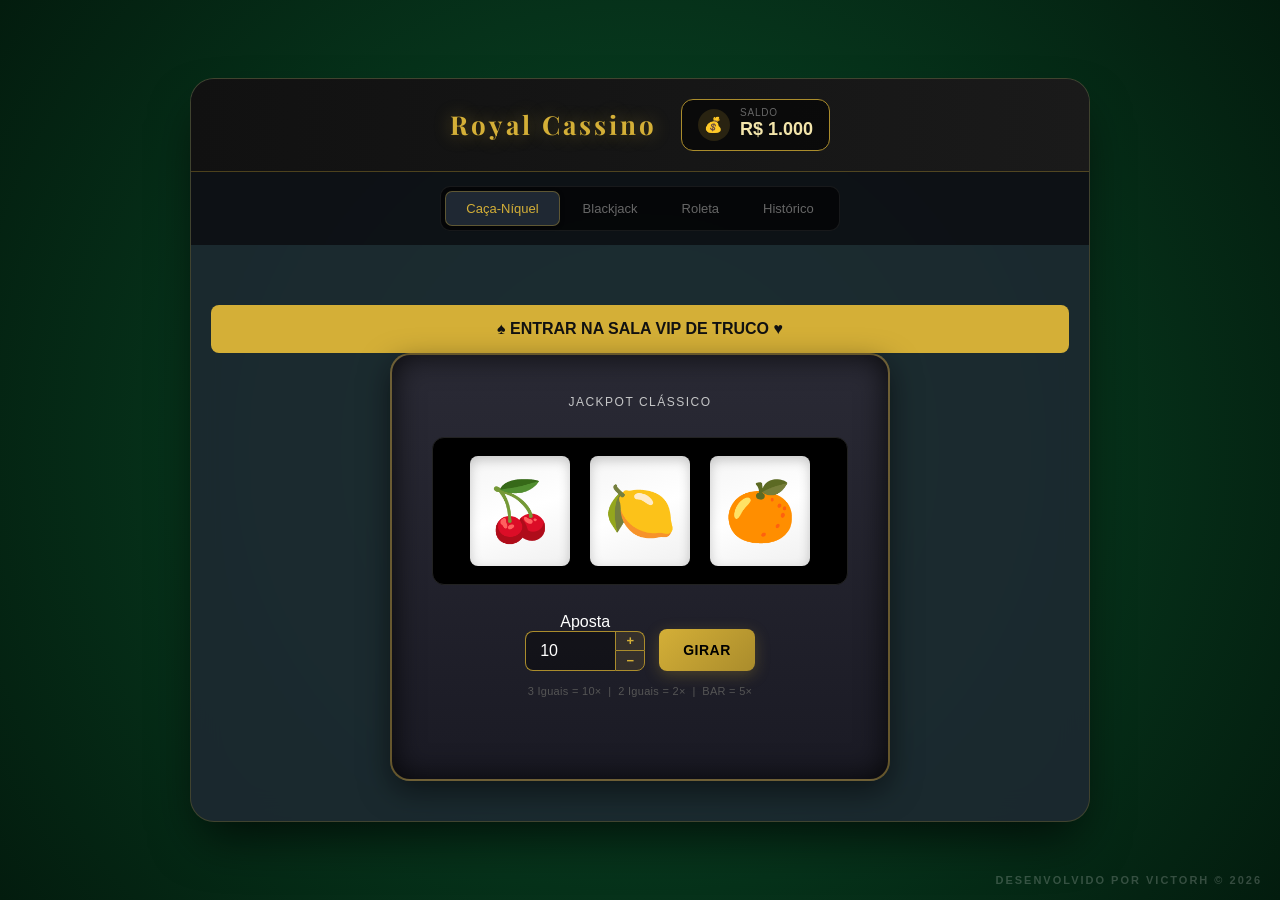
<file: index.html>
<!DOCTYPE html>
<html lang="pt-BR">
<head>
<meta charset="UTF-8">
<meta name="viewport" content="width=device-width, initial-scale=1.0">
<title>Royal Cassino Premium</title>
<link href="https://fonts.googleapis.com/css2?family=Playfair+Display:wght@600;700&family=Poppins:wght@300;400;500;600;700&display=swap" rel="stylesheet">
<link rel="icon" type="image/svg+xml" href="favicon.svg?v=1">
<style>
  :root {
    --gold-primary:   #d4af37;
    --gold-secondary: #f3e5ab;
    --gold-dark:      #aa8c2c;
    --bg-dark:        #0b0c10;
    --bg-panel:       #1f2833;
    --bg-glass:       rgba(31, 40, 51, 0.85);
    --text-main:      #c5c6c7;
    --text-light:     #ffffff;
    --color-danger:   #e74c3c;
    --color-success:  #2ecc71;
    --felt-green:     #0a4f2a;
    --radius-card:    24px;
    --shadow-panel:   0 25px 50px -12px rgba(0,0,0,0.7);
    --transition-ui:  0.25s ease;
  }

  *, *::before, *::after { box-sizing: border-box; margin: 0; padding: 0; }

  body {
    font-family: 'Poppins', sans-serif;
    background-color: var(--bg-dark);
    background-image: radial-gradient(circle at 50% 0%, #1f2833 0%, #0b0c10 70%);
    color: var(--text-main);
    min-height: 100dvh;
    display: flex;
    justify-content: center;
    align-items: flex-start;
    padding: 20px;
  }

  #casino {
    width: 100%;
    max-width: 900px;
    background: var(--bg-glass);
    backdrop-filter: blur(15px);
    -webkit-backdrop-filter: blur(15px);
    border: 1px solid rgba(212, 175, 55, 0.2);
    border-radius: var(--radius-card);
    overflow: hidden;
    box-shadow: var(--shadow-panel);
  }

  /* ── HEADER ── */
  #header {
    background: linear-gradient(90deg, #111 0%, #1a1a1a 100%);
    border-bottom: 1px solid rgba(212, 175, 55, 0.3);
    padding: 20px 30px;
    display: flex;
    align-items: center;
    justify-content: center;
    gap: 24px;
  }

  /* MELHORIA 6: Playfair Display no título */
  #header h1 {
    font-family: 'Playfair Display', serif;
    color: var(--gold-primary);
    font-size: 26px;
    font-weight: 700;
    letter-spacing: 3px;
    text-shadow: 0 0 18px rgba(212, 175, 55, 0.4);
  }

  /* MELHORIA 3: Saldo com ícone */
  #balance-bar {
    background: rgba(0,0,0,0.55);
    padding: 8px 16px;
    border-radius: 12px;
    border: 1px solid var(--gold-dark);
    display: flex;
    align-items: center;
    gap: 10px;
  }

  #balance-icon {
    width: 32px; height: 32px;
    background: rgba(212, 175, 55, 0.15);
    border-radius: 50%;
    display: flex; align-items: center; justify-content: center;
    font-size: 15px;
    flex-shrink: 0;
  }

  #balance-info { display: flex; flex-direction: column; }
  #balance-label { color: #666; font-size: 10px; text-transform: uppercase; letter-spacing: 0.8px; line-height: 1; }
  #balance-display { font-size: 18px; font-weight: 700; color: var(--gold-secondary); line-height: 1.3; }

  /* MELHORIA 1: Navegação pill-style */
  #nav {
    display: flex;
    justify-content: center;
    padding: 14px 20px;
    background: rgba(11, 12, 16, 0.8);
  }

  #nav-pills {
    display: flex;
    background: rgba(0,0,0,0.6);
    border: 0.5px solid rgba(255,255,255,0.08);
    border-radius: 10px;
    padding: 4px;
    gap: 2px;
  }

  .nav-btn {
    background: transparent;
    border: 0.5px solid transparent;
    color: #666;
    padding: 9px 20px;
    border-radius: 7px;
    font-size: 13px;
    font-weight: 500;
    font-family: inherit;
    cursor: pointer;
    transition: background var(--transition-ui), border-color var(--transition-ui), color var(--transition-ui);
    white-space: nowrap;
  }

  .nav-btn.active {
    background: #1f2833;
    border-color: rgba(212, 175, 55, 0.35);
    color: var(--gold-primary);
    box-shadow: 0 1px 4px rgba(0,0,0,0.4);
  }

  .nav-btn:hover:not(.active) { color: var(--text-main); background: rgba(255,255,255,0.04); }

  /* ── GAME AREA ── */
  #game-area { padding: 40px 20px; min-height: 500px; }

  .game-panel { display: none; animation: fadeIn 0.4s ease; }
  .game-panel.active { display: block; }

  @keyframes fadeIn {
    from { opacity: 0; transform: translateY(10px); }
    to   { opacity: 1; transform: translateY(0); }
  }

  /* ── INPUTS GLOBAIS ── */
  input[type="number"] {
    background: rgba(0,0,0,0.4);
    border: 1px solid var(--gold-dark);
    border-right: none;
    color: var(--text-light);
    padding: 10px 14px;
    border-radius: 8px 0 0 8px;
    font-size: 16px;
    font-family: inherit;
    width: 90px;
    outline: none;
    transition: border-color var(--transition-ui);
    -webkit-appearance: none;
    appearance: none;
  }
  input[type="number"]:focus { border-color: var(--gold-primary); }

  /* MELHORIA 5: Steppers de aposta */
  .bet-input-group {
    display: flex;
    align-items: stretch;
  }

  .bet-input-group label {
    display: block;
    font-size: 10px;
    color: #666;
    text-transform: uppercase;
    letter-spacing: 0.8px;
    margin-bottom: 4px;
  }

  .bet-input-wrapper { display: flex; flex-direction: column; }

  .steppers {
    display: flex;
    flex-direction: column;
  }

  .stepper-btn {
    background: rgba(212, 175, 55, 0.12);
    border: 1px solid var(--gold-dark);
    color: var(--gold-primary);
    font-size: 13px;
    font-weight: 700;
    width: 30px;
    cursor: pointer;
    transition: background var(--transition-ui);
    line-height: 1;
    flex: 1;
    display: flex; align-items: center; justify-content: center;
    font-family: inherit;
  }
  .stepper-btn:first-child { border-radius: 0 8px 0 0; border-bottom: none; }
  .stepper-btn:last-child  { border-radius: 0 0 8px 0; }
  .stepper-btn:hover { background: rgba(212, 175, 55, 0.25); }

  /* ── BOTÕES ── */
  .btn-primary {
    background: linear-gradient(135deg, var(--gold-primary), var(--gold-dark));
    color: #000;
    border: none;
    padding: 10px 24px;
    border-radius: 8px;
    font-size: 14px;
    font-weight: 700;
    font-family: inherit;
    text-transform: uppercase;
    letter-spacing: 0.5px;
    cursor: pointer;
    transition: transform 0.1s, box-shadow var(--transition-ui), opacity var(--transition-ui);
    box-shadow: 0 4px 15px rgba(212, 175, 55, 0.25);
    height: 42px;
  }
  .btn-primary:hover:not(:disabled) { transform: translateY(-2px); box-shadow: 0 6px 20px rgba(212, 175, 55, 0.45); }
  .btn-primary:disabled { background: #333; color: #555; box-shadow: none; cursor: not-allowed; }

  /* MELHORIA 2: Botões semânticos Hit/Stand */
  .btn-semantic {
    border: none;
    padding: 11px 26px;
    border-radius: 8px;
    font-size: 14px;
    font-weight: 700;
    font-family: inherit;
    text-transform: uppercase;
    letter-spacing: 0.5px;
    cursor: pointer;
    transition: transform 0.1s, opacity var(--transition-ui);
  }
  .btn-semantic:hover:not(:disabled) { transform: translateY(-2px); opacity: 0.9; }
  .btn-semantic:disabled { opacity: 0.3; cursor: not-allowed; transform: none; }
  .btn-hit   { background: var(--color-success); color: #fff; box-shadow: 0 4px 15px rgba(46,204,113,0.3); }
  .btn-stand { background: var(--color-danger);  color: #fff; box-shadow: 0 4px 15px rgba(231,76,60,0.3); }

  .status-msg {
    min-height: 28px;
    font-size: 14px;
    font-weight: 500;
    margin-top: 14px;
    text-align: center;
    letter-spacing: 0.3px;
  }
  .status-msg.is-success { color: var(--color-success); }
  .status-msg.is-error   { color: var(--color-danger); }
  .status-msg.is-neutral { color: var(--gold-primary); }

  /* ── SLOTS ── */
  #slots-machine {
    background: linear-gradient(180deg, #2a2a35 0%, #1a1a24 100%);
    border: 2px solid rgba(212, 175, 55, 0.4);
    border-radius: 20px;
    padding: 40px;
    max-width: 500px;
    margin: 0 auto;
    text-align: center;
    box-shadow: inset 0 0 30px rgba(0,0,0,0.8), 0 10px 30px rgba(0,0,0,0.5);
  }

  #reels {
    display: flex;
    gap: 20px;
    justify-content: center;
    margin: 28px 0;
    background: #000;
    padding: 18px;
    border-radius: 12px;
    border: 1px solid #222;
  }

  .reel {
    width: 100px; height: 110px;
    background: linear-gradient(160deg, #f5f5f5 0%, #fff 50%, #f0f0f0 100%);
    border-radius: 8px;
    display: flex; align-items: center; justify-content: center;
    font-size: 58px;
    box-shadow: inset 0 4px 12px rgba(0,0,0,0.2);
    user-select: none;
  }
  .reel.is-spinning { animation: spin-blur 0.1s linear infinite; }
  @keyframes spin-blur {
    0%, 100% { filter: blur(0);   transform: translateY(0); }
    50%       { filter: blur(4px); transform: translateY(5px); }
  }

  .slots-hint { color: #555; font-size: 11px; margin-bottom: 14px; letter-spacing: 0.3px; }

  /* ── BLACKJACK ── */
  #bj-table {
    background: radial-gradient(circle, var(--felt-green) 0%, #05331a 100%);
    border: 8px solid #3e2723;
    border-radius: 100px 100px 20px 20px;
    padding: 36px;
    max-width: 700px;
    margin: 0 auto;
    box-shadow: inset 0 0 50px rgba(0,0,0,0.6);
  }

  .bj-controls {
    display: flex;
    justify-content: space-between;
    align-items: flex-end;
    margin-bottom: 28px;
    flex-wrap: wrap;
    gap: 12px;
  }

  .card-row {
    display: flex;
    justify-content: center;
    min-height: 120px;
    margin-bottom: 18px;
  }

  .playing-card {
    width: 80px; height: 115px;
    background: white;
    border-radius: 8px;
    display: flex; align-items: center; justify-content: center;
    font-size: 26px; font-weight: 700; color: #222;
    box-shadow: 2px 4px 10px rgba(0,0,0,0.4);
    margin-left: -28px;
    transition: transform var(--transition-ui);
    border: 1px solid #ddd;
    user-select: none;
  }
  .playing-card:first-child { margin-left: 0; }
  .playing-card:hover  { transform: translateY(-10px); z-index: 10; }
  .playing-card.is-red  { color: var(--color-danger); }
  .playing-card.is-back {
    background: repeating-linear-gradient(45deg, #b71c1c, #b71c1c 10px, #fff 10px, #fff 20px);
    color: transparent;
  }

  .bj-actions { display: flex; gap: 14px; justify-content: center; margin-top: 28px; }
  .section-label {
    color: rgba(255,255,255,0.5);
    font-size: 13px;
    text-transform: uppercase;
    letter-spacing: 1px;
    margin-bottom: 8px;
    text-align: center;
  }

  /* ── ROLETA ── */
  #roulette-area { max-width: 700px; margin: 0 auto; text-align: center; }

  #roulette-wheel {
    width: 240px; height: 240px;
    border-radius: 50%;
    border: 12px solid #2c3e50;
    margin: 0 auto 28px;
    display: flex; align-items: center; justify-content: center;
    background: conic-gradient(
      var(--color-danger) 0%,#111 5.26%,var(--color-danger) 5.26%,#111 10.52%,
      var(--color-danger) 10.52%,#111 15.78%,var(--color-danger) 15.78%,#111 21.05%,
      var(--color-danger) 21.05%,#111 26.31%,var(--color-danger) 26.31%,#111 31.57%,
      var(--color-danger) 31.57%,#111 36.84%,var(--color-danger) 36.84%,#111 42.10%,
      var(--color-danger) 42.10%,#111 47.36%,var(--color-danger) 47.36%,#111 52.63%,
      var(--color-danger) 52.63%,#111 57.89%,var(--color-danger) 57.89%,#111 63.15%,
      var(--color-danger) 63.15%,#111 68.42%,var(--color-danger) 68.42%,#111 73.68%,
      var(--color-danger) 73.68%,#111 78.94%,var(--color-danger) 78.94%,#111 84.21%,
      var(--color-danger) 84.21%,#111 89.47%,var(--color-danger) 89.47%,#111 94.73%,
      var(--color-danger) 94.73%,#111 100%
    );
    box-shadow: 0 15px 35px rgba(0,0,0,0.6), inset 0 0 20px rgba(0,0,0,0.8);
  }
  #roulette-wheel.is-spinning { animation: roulette-spin 2.2s cubic-bezier(0.1, 0.7, 0.1, 1) forwards; }
  @keyframes roulette-spin {
    from { transform: rotate(0deg); }
    to   { transform: rotate(1440deg); }
  }

  #wheel-inner {
    width: 88px; height: 88px;
    border-radius: 50%;
    background: radial-gradient(circle, var(--gold-primary) 0%, var(--gold-dark) 100%);
    border: 5px solid #111;
    z-index: 2;
    display: flex; align-items: center; justify-content: center;
    box-shadow: 0 5px 15px rgba(0,0,0,0.5);
  }
  #wheel-result { font-size: 34px; font-weight: 700; color: #111; }

  .outside-bets { display: flex; gap: 8px; justify-content: center; margin-bottom: 18px; flex-wrap: wrap; }

  .bet-grid {
    display: grid;
    grid-template-columns: repeat(12, 1fr);
    gap: 4px;
    margin: 16px 0;
    background: var(--felt-green);
    padding: 10px;
    border-radius: 8px;
    border: 2px solid var(--gold-dark);
  }

  .num-btn {
    padding: 11px 0;
    border-radius: 4px;
    border: 1px solid rgba(255,255,255,0.12);
    background: #111;
    color: #fff;
    font-size: 13px;
    font-weight: 600;
    font-family: inherit;
    cursor: pointer;
    transition: transform 0.15s, border-color 0.15s, background 0.15s;
  }
  .num-btn:is(:hover, .is-selected) {
    border-color: var(--gold-primary);
    background: rgba(212, 175, 55, 0.3);
    transform: scale(1.06);
  }
  .num-btn.is-red  { background: var(--color-danger); }
  .num-btn.is-zero { grid-column: 1 / -1; background: #27ae60; }

  .rou-controls { display: flex; justify-content: center; gap: 14px; align-items: flex-end; }

  /* MELHORIA 4: Histórico com borda colorida */
  #history-panel h3 {
    color: var(--gold-primary);
    font-weight: 500;
    margin-bottom: 18px;
    font-family: 'Playfair Display', serif;
    font-size: 20px;
  }

  #history-list {
    list-style: none;
    background: rgba(0,0,0,0.3);
    border-radius: 12px;
    padding: 8px;
  }

  .history-item {
    display: flex;
    justify-content: space-between;
    align-items: center;
    padding: 11px 14px;
    border-bottom: 0.5px solid rgba(255,255,255,0.05);
    font-size: 13px;
    border-left: 3px solid transparent;
    border-radius: 6px;
    margin-bottom: 2px;
    transition: background var(--transition-ui);
  }
  .history-item:last-child { border-bottom: none; }
  .history-item:hover { background: rgba(255,255,255,0.04); }
  .history-item.is-win  { border-left-color: var(--color-success); }
  .history-item.is-loss { border-left-color: var(--color-danger); }
  .history-item.is-even { border-left-color: var(--gold-dark); }
  .history-item__meta   { color: var(--text-main); font-family: monospace; font-size: 12px; }
  .history-item__amount { font-weight: 600; }
  .history-item__amount.is-win  { color: var(--color-success); }
  .history-item__amount.is-loss { color: var(--color-danger); }
  .history-item__amount.is-even { color: var(--gold-primary); }
  .history-item__detail { color: #555; margin-left: 8px; font-size: 11px; }

  .watermark-link {
    position: fixed;
    bottom: 14px; right: 18px;
    color: rgba(255,255,255,0.2);
    font-size: 11px;
    font-weight: 600;
    letter-spacing: 2px;
    text-transform: uppercase;
    text-decoration: none;
    z-index: 9999;
    transition: color var(--transition-ui), transform var(--transition-ui);
  }
  .watermark-link:hover { color: var(--gold-primary); transform: translateY(-2px); }
:root {
    --gold: #d4af37;
    --felt-green: #0a4f2a;
    --glass: rgba(17, 17, 17, 0.7);
}

* { box-sizing: border-box; margin: 0; padding: 0; font-family: sans-serif; }

body {
    background-color: #111;
    background-image: radial-gradient(circle, var(--felt-green) 0%, #031c0e 100%);
    min-height: 100dvh;
    display: flex;
    justify-content: center;
    align-items: center;
    color: white;
}

#casino-room {
    width: 100%;
    max-width: 600px;
    height: 95dvh;
    background: var(--glass);
    border: 2px solid var(--gold);
    border-radius: 20px;
    backdrop-filter: blur(15px);
    -webkit-backdrop-filter: blur(15px);
    display: flex;
    flex-direction: column;
    justify-content: space-between;
    padding: 20px;
    box-shadow: 0 20px 50px rgba(0,0,0,0.8);
}

.player-area { display: flex; flex-direction: column; align-items: center; gap: 10px; }
.badge { background: #000; padding: 5px 15px; border-radius: 20px; border: 1px solid var(--gold); font-weight: bold; }

.hand { display: flex; gap: 10px; height: 120px; }

.table-center { flex-grow: 1; display: flex; flex-direction: column; justify-content: center; align-items: center; gap: 20px;}

.deck-area, .play-arena { display: flex; gap: 20px; }

/* Design das Cartas */
.card {
    width: 80px;
    height: 120px;
    background: white;
    color: black;
    border-radius: 8px;
    display: flex;
    justify-content: center;
    align-items: center;
    font-size: 24px;
    font-weight: bold;
    box-shadow: 2px 2px 10px rgba(0,0,0,0.5);
    cursor: pointer;
    transition: transform 0.2s;
    border: 1px solid #ccc;
}

.card:hover { transform: translateY(-10px); border-color: var(--gold); }

.card-back { background: repeating-linear-gradient(45deg, #111, #111 10px, var(--gold) 10px, var(--gold) 20px); cursor: default; }
.card-back:hover { transform: none; }

.card.empty { background: rgba(0,0,0,0.3); border: 2px dashed var(--gold); color: rgba(255,255,255,0.3); font-size: 14px; cursor: default;}
.card.empty:hover { transform: none; }

.red { color: #d00000; }
.black { color: #000000; }

.btn-gold {
    background: linear-gradient(45deg, #b8860b, #d4af37);
    color: #000;
    border: none;
    padding: 15px 30px;
    font-size: 18px;
    font-weight: bold;
    border-radius: 10px;
    cursor: pointer;
    text-transform: uppercase;
}
.btn-gold:disabled { opacity: 0.5; cursor: not-allowed; filter: grayscale(100%); }
</style>
</head>
<body>

<div id="casino">

  <header id="header">
    <h1>Royal Cassino</h1>
    <div id="balance-bar">
      <div id="balance-icon">💰</div>
      <div id="balance-info">
        <span id="balance-label">Saldo</span>
        <span id="balance-display">R$ 1.000</span>
      </div>
    </div>
  </header>

  <nav id="nav">
    <div id="nav-pills">
      <button class="nav-btn active" data-game="slots">Caça-Níquel</button>
      <button class="nav-btn"        data-game="blackjack">Blackjack</button>
      <button class="nav-btn"        data-game="roulette">Roleta</button>
      <button class="nav-btn"        data-game="history-panel">Histórico</button>
    </div>
  </nav>

  <main id="game-area">
    <a href="truco.html" style="display: block; margin-top: 20px; padding: 15px; background: #d4af37; color: #111; text-align: center; text-decoration: none; border-radius: 8px; font-weight: bold; text-transform: uppercase;">
  ♠ Entrar na Sala VIP de Truco ♥
</a>

    <!-- SLOTS -->
    <section id="slots" class="game-panel active" aria-label="Caça-Níquel">
      <div id="slots-machine">
        <div style="color:var(--text-main);font-size:12px;text-transform:uppercase;letter-spacing:1.5px;">Jackpot Clássico</div>
        <div id="reels" aria-live="polite">
          <div class="reel" id="reel-0">🍒</div>
          <div class="reel" id="reel-1">🍋</div>
          <div class="reel" id="reel-2">🍊</div>
        </div>
        <div style="display:flex;gap:14px;justify-content:center;align-items:flex-end;margin-bottom:14px;">
          <div class="bet-input-wrapper">
            <label for="slots-bet">Aposta</label>
            <div class="bet-input-group">
              <input type="number" id="slots-bet" value="10" min="1" max="500">
              <div class="steppers">
                <button class="stepper-btn" data-target="slots-bet" data-dir="up">+</button>
                <button class="stepper-btn" data-target="slots-bet" data-dir="down">−</button>
              </div>
            </div>
          </div>
          <button class="btn-primary" id="spin-btn">Girar</button>
        </div>
        <p class="slots-hint">3 Iguais = 10× &nbsp;|&nbsp; 2 Iguais = 2× &nbsp;|&nbsp; BAR = 5×</p>
        <p id="slots-msg" class="status-msg is-neutral" aria-live="polite"></p>
      </div>
    </section>

    <!-- BLACKJACK -->
    <section id="blackjack" class="game-panel" aria-label="Blackjack">
      <div id="bj-table">
        <div class="bj-controls">
          <div style="display:flex;gap:12px;align-items:flex-end;">
            <div class="bet-input-wrapper">
              <label for="bj-bet">Aposta</label>
              <div class="bet-input-group">
                <input type="number" id="bj-bet" value="20" min="1" max="500">
                <div class="steppers">
                  <button class="stepper-btn" data-target="bj-bet" data-dir="up">+</button>
                  <button class="stepper-btn" data-target="bj-bet" data-dir="down">−</button>
                </div>
              </div>
            </div>
            <button class="btn-primary" id="bj-deal-btn">Apostar</button>
          </div>
          <p id="bj-msg" class="status-msg is-neutral" style="margin:0;" aria-live="polite"></p>
        </div>

        <p class="section-label">Mão do Dealer <span id="dealer-score" style="color:var(--gold-secondary);"></span></p>
        <div class="card-row" id="dealer-cards" aria-live="polite"></div>

        <p class="section-label" style="margin-top:18px;">Sua Mão <span id="player-score" style="color:var(--gold-secondary);"></span></p>
        <div class="card-row" id="player-cards" aria-live="polite"></div>

        <div class="bj-actions">
          <button class="btn-semantic btn-hit"   id="bj-hit-btn"   disabled>✔ Pedir (Hit)</button>
          <button class="btn-semantic btn-stand" id="bj-stand-btn" disabled>✖ Parar (Stand)</button>
        </div>
      </div>
    </section>

    <!-- ROLETA -->
    <section id="roulette" class="game-panel" aria-label="Roleta">
      <div id="roulette-area">
        <div id="roulette-wheel">
          <div id="wheel-inner">
            <span id="wheel-result" aria-live="polite">?</span>
          </div>
        </div>
        <div class="outside-bets" id="outside-bets-container"></div>
        <div class="bet-grid" id="num-grid" role="group" aria-label="Escolha um número"></div>
        <div class="rou-controls">
          <div class="bet-input-wrapper">
            <label for="rou-bet">Aposta</label>
            <div class="bet-input-group">
              <input type="number" id="rou-bet" value="10" min="1" max="500">
              <div class="steppers">
                <button class="stepper-btn" data-target="rou-bet" data-dir="up">+</button>
                <button class="stepper-btn" data-target="rou-bet" data-dir="down">−</button>
              </div>
            </div>
          </div>
          <button class="btn-primary" id="rou-spin-btn">Girar Roleta</button>
        </div>
        <p id="rou-msg" class="status-msg is-neutral" aria-live="polite"></p>
      </div>
    </section>

    <!-- HISTÓRICO -->
    <section id="history-panel" class="game-panel" aria-label="Histórico">
      <h3>Registro de Operações</h3>
      <ul id="history-list">
        <li class="history-item"><span style="color:#555;">Nenhuma transação registrada.</span></li>
      </ul>
    </section>

  </main>
</div>

<a href="https://mse1337.github.io/victorhdev/" target="_blank" rel="noopener noreferrer" class="watermark-link">
  Desenvolvido por Victorh © 2026
</a>

<script>
"use strict";

const ROULETTE_REDS   = new Set([1,3,5,7,9,12,14,16,18,19,21,23,25,27,30,32,34,36]);
const SLOT_SYMBOLS    = ['🍒','🍋','🍊','🍇','⭐','💎','BAR'];
const CARD_SUITS      = ['♠','♥','♦','♣'];
const CARD_VALUES     = ['A','2','3','4','5','6','7','8','9','10','J','Q','K'];
const MAX_HISTORY     = 20;
const INITIAL_BALANCE = 1000;
const STEP_AMOUNTS    = [1, 5, 10, 25, 50];

const State = { balance: INITIAL_BALANCE, gameHistory: [] };

const Currency = {
  format: v => new Intl.NumberFormat('pt-BR', { style:'currency', currency:'BRL' }).format(v),
};

const BalanceManager = {
  debit(amount) {
    if (amount > State.balance) throw new Error('Saldo insuficiente para a operação.');
    State.balance -= amount;
    this._render();
  },
  credit(amount) { State.balance += amount; this._render(); },
  _render() { document.getElementById('balance-display').textContent = Currency.format(State.balance); },
};

const HistoryManager = {
  add(game, result, delta) {
    State.gameHistory.unshift({ game, result, delta, time: new Date().toLocaleTimeString('pt-BR', { hour:'2-digit', minute:'2-digit', second:'2-digit' }) });
    if (State.gameHistory.length > MAX_HISTORY) State.gameHistory.pop();
    this._render();
  },
  _render() {
    const list = document.getElementById('history-list');
    if (!State.gameHistory.length) return;
    list.innerHTML = State.gameHistory.map(h => {
      const cls  = h.delta > 0 ? 'is-win' : h.delta < 0 ? 'is-loss' : 'is-even';
      const sign = h.delta > 0 ? '+' : '';
      return `<li class="history-item ${cls}">
        <span class="history-item__meta">[${h.time}] ${h.game}</span>
        <span>
          <span class="history-item__amount ${cls}">${sign}${Currency.format(h.delta)}</span>
          <span class="history-item__detail">(${h.result})</span>
        </span>
      </li>`;
    }).join('');
  },
};

const StatusMessage = {
  set(id, text, type = 'neutral') {
    const el = document.getElementById(id);
    el.className = `status-msg is-${type}`;
    el.textContent = text;
  },
};

const Navigation = {
  init() {
    document.querySelectorAll('#nav-pills .nav-btn').forEach(btn => {
      btn.addEventListener('click', () => {
        document.querySelectorAll('.game-panel').forEach(p => p.classList.remove('active'));
        document.querySelectorAll('#nav-pills .nav-btn').forEach(b => b.classList.remove('active'));
        document.getElementById(btn.dataset.game)?.classList.add('active');
        btn.classList.add('active');
      });
    });
  },
};

const BetSteppers = {
  init() {
    document.querySelectorAll('.stepper-btn').forEach(btn => {
      btn.addEventListener('click', () => {
        const input = document.getElementById(btn.dataset.target);
        const current = parseInt(input.value, 10) || 0;
        const step = this._nearestStep(current);
        if (btn.dataset.dir === 'up') {
          const nextStep = STEP_AMOUNTS.find(s => s > current) || current + step;
          input.value = Math.min(nextStep, parseInt(input.max, 10));
        } else {
          const prevSteps = STEP_AMOUNTS.filter(s => s < current);
          const prev = prevSteps.length ? prevSteps[prevSteps.length - 1] : Math.max(current - step, parseInt(input.min, 10));
          input.value = Math.max(prev, parseInt(input.min, 10));
        }
      });
    });
  },
  _nearestStep(val) {
    for (const s of [...STEP_AMOUNTS].reverse()) if (val >= s) return s;
    return 1;
  },
};

const SlotsGame = {
  init() {
    document.getElementById('spin-btn').addEventListener('click', () => this._spin());
  },
  _spin() {
    const bet = parseInt(document.getElementById('slots-bet').value, 10) || 10;
    try { BalanceManager.debit(bet); } catch(e) { StatusMessage.set('slots-msg', e.message, 'error'); return; }

    const spinBtn = document.getElementById('spin-btn');
    const reelEls = ['reel-0','reel-1','reel-2'].map(id => document.getElementById(id));
    spinBtn.disabled = true;
    reelEls.forEach(el => el.classList.add('is-spinning'));

    let cycles = 0;
    const id = setInterval(() => {
      reelEls.forEach(el => { el.textContent = SLOT_SYMBOLS[Math.floor(Math.random() * SLOT_SYMBOLS.length)]; });
      if (++cycles > 20) {
        clearInterval(id);
        reelEls.forEach(el => el.classList.remove('is-spinning'));
        this._evaluate(reelEls.map(el => el.textContent), bet);
        spinBtn.disabled = false;
      }
    }, 50);
  },
  _evaluate(symbols, bet) {
    const [a, b, c] = symbols;
    let multiplier = 0;
    if (a === b && b === c)                       multiplier = 10;
    else if (symbols.includes('BAR'))             multiplier = 5;
    else if (a === b || b === c || a === c)        multiplier = 2;

    if (multiplier > 0) {
      const prize = bet * multiplier;
      BalanceManager.credit(prize);
      const label = multiplier === 10 ? 'JACKPOT!' : multiplier === 5 ? 'BAR Encontrado!' : 'Par correspondente!';
      StatusMessage.set('slots-msg', `${label} +${Currency.format(prize)}`, 'success');
      HistoryManager.add('Slots', symbols.join(' '), prize - bet);
    } else {
      StatusMessage.set('slots-msg', 'Tente novamente.', 'error');
      HistoryManager.add('Slots', symbols.join(' '), -bet);
    }
  },
};

const BlackjackGame = {
  _deck: [], _player: [], _dealer: [], _bet: 0, _isActive: false,

  init() {
    document.getElementById('bj-deal-btn').addEventListener('click',  () => this._deal());
    document.getElementById('bj-hit-btn').addEventListener('click',   () => this._hit());
    document.getElementById('bj-stand-btn').addEventListener('click', () => this._stand());
  },

  _makeDeck() {
    const deck = [];
    for (const suit of CARD_SUITS) for (const value of CARD_VALUES) deck.push({ suit, value });
    for (let i = deck.length - 1; i > 0; i--) {
      const j = Math.floor(Math.random() * (i + 1));
      [deck[i], deck[j]] = [deck[j], deck[i]];
    }
    return deck;
  },

  _cardValue(c) {
    if (['J','Q','K'].includes(c.value)) return 10;
    if (c.value === 'A') return 11;
    return parseInt(c.value, 10);
  },

  _handScore(hand) {
    let score = hand.reduce((s, c) => s + this._cardValue(c), 0);
    let aces  = hand.filter(c => c.value === 'A').length;
    while (score > 21 && aces > 0) { score -= 10; aces--; }
    return score;
  },

  _renderCard(card, faceDown = false) {
    if (faceDown) return `<div class="playing-card is-back"></div>`;
    const isRed = ['♥','♦'].includes(card.suit);
    return `<div class="playing-card${isRed ? ' is-red' : ''}">${card.value}${card.suit}</div>`;
  },

  _renderTable() {
    document.getElementById('dealer-cards').innerHTML = this._dealer.map((c,i) => this._renderCard(c, this._isActive && i === 1)).join('');
    document.getElementById('player-cards').innerHTML = this._player.map(c => this._renderCard(c)).join('');
    document.getElementById('player-score').textContent = `[${this._handScore(this._player)}]`;
    document.getElementById('dealer-score').textContent = this._isActive ? '[?]' : `[${this._handScore(this._dealer)}]`;
  },

  _setControls({ deal, hit, stand }) {
    document.getElementById('bj-deal-btn').disabled  = !deal;
    document.getElementById('bj-hit-btn').disabled   = !hit;
    document.getElementById('bj-stand-btn').disabled = !stand;
  },

  _deal() {
    this._bet = parseInt(document.getElementById('bj-bet').value, 10) || 20;
    try { BalanceManager.debit(this._bet); } catch(e) { StatusMessage.set('bj-msg', e.message, 'error'); return; }
    this._deck   = this._makeDeck();
    this._player = [this._deck.pop(), this._deck.pop()];
    this._dealer = [this._deck.pop(), this._deck.pop()];
    this._isActive = true;
    this._setControls({ deal: false, hit: true, stand: true });
    StatusMessage.set('bj-msg', 'Sua vez de jogar.', 'neutral');
    this._renderTable();
    if (this._handScore(this._player) === 21) this._stand();
  },

  _hit() {
    this._player.push(this._deck.pop());
    this._renderTable();
    if (this._handScore(this._player) > 21) this._endRound('bust');
  },

  _stand() {
    this._isActive = false;
    while (this._handScore(this._dealer) < 17) this._dealer.push(this._deck.pop());
    this._renderTable();
    const ps = this._handScore(this._player), ds = this._handScore(this._dealer);
    if      (ds > 21 || ps > ds) this._endRound('win');
    else if (ps === ds)          this._endRound('push');
    else                         this._endRound('lose');
  },

  _endRound(outcome) {
    this._isActive = false;
    this._setControls({ deal: true, hit: false, stand: false });
    const map = {
      win:  { delta:  this._bet, msg: `Vitória! +${Currency.format(this._bet)}`, type: 'success' },
      push: { delta:  0,         msg: 'Empate (Push)',                            type: 'neutral'  },
      bust: { delta: -this._bet, msg: 'Bust! Estourou 21.',                       type: 'error'    },
      lose: { delta: -this._bet, msg: 'Dealer Venceu.',                           type: 'error'    },
    };
    const { delta, msg, type } = map[outcome];
    if (outcome === 'win')  BalanceManager.credit(this._bet * 2);
    if (outcome === 'push') BalanceManager.credit(this._bet);
    StatusMessage.set('bj-msg', msg, type);
    HistoryManager.add('Blackjack', msg, delta);
    this._renderTable();
  },
};

const RouletteGame = {
  _selectedType: null, _selectedNumber: null,

  init() {
    this._buildBoard();
    document.getElementById('rou-spin-btn').addEventListener('click', () => this._spin());
  },

  _buildBoard() {
    const outside = [
      { label: '🔴 Vermelho (2×)', type: 'vermelho' },
      { label: '⚫ Preto (2×)',    type: 'preto'    },
      { label: 'Par (2×)',         type: 'par'      },
      { label: 'Ímpar (2×)',       type: 'impar'    },
    ];
    const container = document.getElementById('outside-bets-container');
    container.innerHTML = outside.map(({ label, type }) =>
      `<button class="nav-btn" data-type="${type}">${label}</button>`
    ).join('');
    container.querySelectorAll('.nav-btn').forEach(btn => {
      btn.addEventListener('click', () => this._selectOutside(btn));
    });

    const grid = document.getElementById('num-grid');
    const zero = document.createElement('button');
    zero.className = 'num-btn is-zero';
    zero.textContent = '0';
    zero.addEventListener('click', () => this._selectNumber(zero, 0));
    grid.appendChild(zero);

    for (let n = 1; n <= 36; n++) {
      const btn = document.createElement('button');
      btn.className = `num-btn${ROULETTE_REDS.has(n) ? ' is-red' : ''}`;
      btn.textContent = n;
      btn.addEventListener('click', () => this._selectNumber(btn, n));
      grid.appendChild(btn);
    }
  },

  _clearSelections() {
    document.querySelectorAll('.num-btn.is-selected, #outside-bets-container .nav-btn.is-selected')
      .forEach(el => el.classList.remove('is-selected'));
  },

  _selectNumber(btn, n) {
    this._clearSelections();
    btn.classList.add('is-selected');
    this._selectedNumber = n;
    this._selectedType   = 'numero';
  },

  _selectOutside(btn) {
    this._clearSelections();
    btn.classList.add('is-selected');
    this._selectedType   = btn.dataset.type;
    this._selectedNumber = null;
  },

  _spin() {
    if (!this._selectedType) { StatusMessage.set('rou-msg', 'Selecione uma aposta na mesa.', 'error'); return; }
    const bet = parseInt(document.getElementById('rou-bet').value, 10) || 10;
    try { BalanceManager.debit(bet); } catch(e) { StatusMessage.set('rou-msg', e.message, 'error'); return; }

    const spinBtn = document.getElementById('rou-spin-btn');
    const wheel   = document.getElementById('roulette-wheel');
    spinBtn.disabled = true;
    document.getElementById('wheel-result').textContent = '...';

    wheel.classList.remove('is-spinning');
    void wheel.offsetWidth;
    wheel.classList.add('is-spinning');

    setTimeout(() => {
      wheel.classList.remove('is-spinning');
      const n = Math.floor(Math.random() * 37);
      document.getElementById('wheel-result').textContent = n;
      this._evaluate(n, bet);
      spinBtn.disabled = false;
    }, 2300);
  },

  _evaluate(number, bet) {
    const isRed  = ROULETTE_REDS.has(number);
    const isZero = number === 0;
    let prize = 0, label = '';

    if      (this._selectedType === 'numero'  && this._selectedNumber === number)    { prize = bet * 36; label = `Número ${number}`; }
    else if (this._selectedType === 'vermelho' && isRed)                              { prize = bet * 2;  label = 'Vermelho'; }
    else if (this._selectedType === 'preto'    && !isRed && !isZero)                 { prize = bet * 2;  label = 'Preto'; }
    else if (this._selectedType === 'par'      && number % 2 === 0 && !isZero)       { prize = bet * 2;  label = 'Par'; }
    else if (this._selectedType === 'impar'    && number % 2 !== 0)                  { prize = bet * 2;  label = 'Ímpar'; }
    else { label = `Resultado: ${number}`; }

    if (prize > 0) {
      BalanceManager.credit(prize);
      StatusMessage.set('rou-msg', `Acertou ${label}! Ganhou ${Currency.format(prize)}`, 'success');
      HistoryManager.add('Roleta', label, prize - bet);
    } else {
      StatusMessage.set('rou-msg', `Sem sorte (${number}). Tente de novo.`, 'error');
      HistoryManager.add('Roleta', label, -bet);
    }
  },
};

document.addEventListener('DOMContentLoaded', () => {
  Navigation.init();
  BetSteppers.init();
  SlotsGame.init();
  BlackjackGame.init();
  RouletteGame.init();
});
</script>
</body>
</html>
</file>
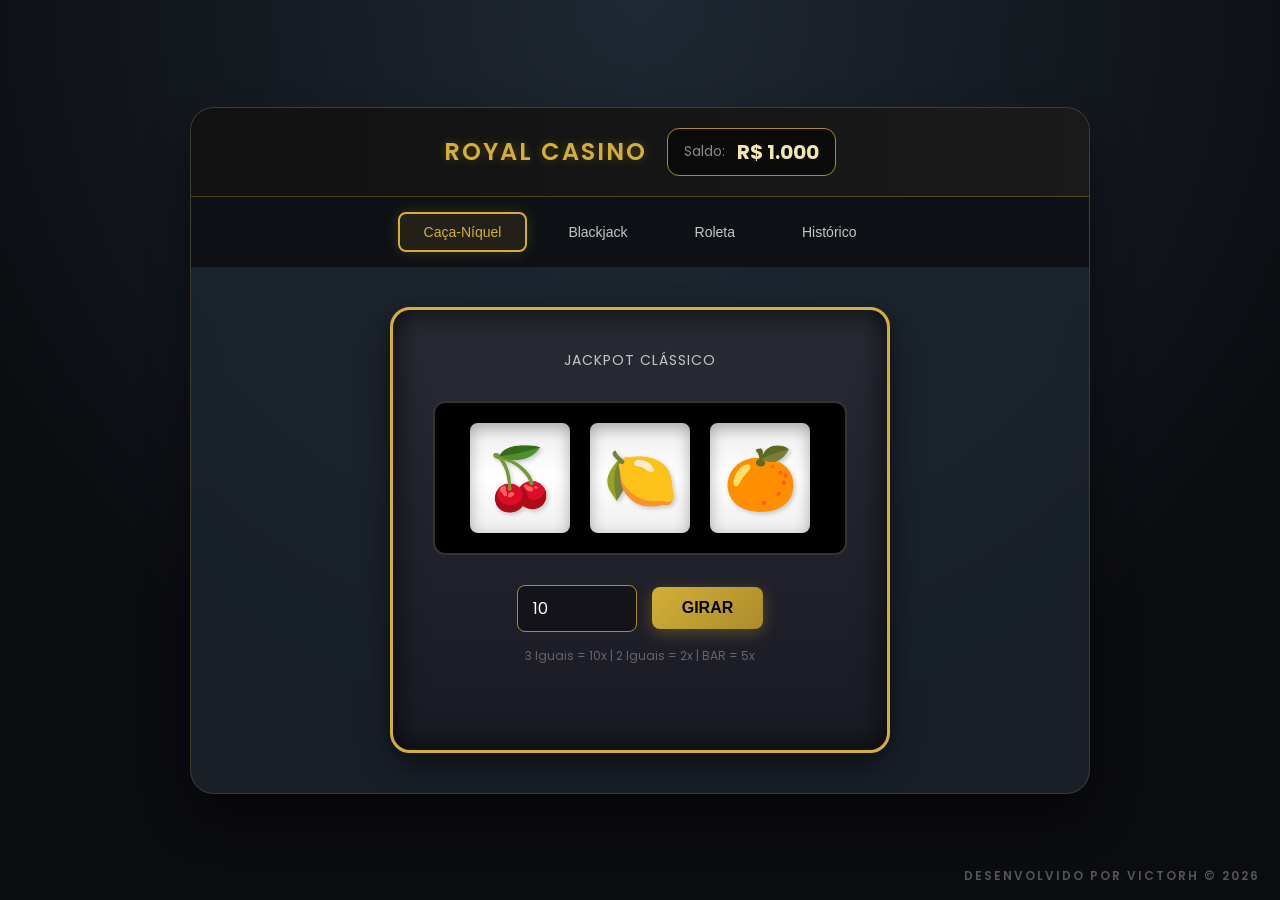
<file: cassino.html>
<!DOCTYPE html>
<html lang="pt-BR">
<head>
<meta charset="UTF-8">
<meta name="viewport" content="width=device-width, initial-scale=1.0">
<title>Royal Casino Premium</title>
<link href="https://fonts.googleapis.com/css2?family=Poppins:wght@300;400;500;600;700&display=swap" rel="stylesheet">
<style>
  :root {
    --gold-primary: #d4af37;
    --gold-secondary: #f3e5ab;
    --gold-dark: #aa8c2c;
    --bg-dark: #0b0c10;
    --bg-panel: #1f2833;
    --bg-glass: rgba(31, 40, 51, 0.7);
    --text-main: #c5c6c7;
    --text-light: #ffffff;
    --danger: #e74c3c;
    --success: #2ecc71;
    --felt-green: #0a4f2a;
  }

  * { box-sizing: border-box; margin: 0; padding: 0; }
  
  body { 
    font-family: 'Poppins', sans-serif; 
    background-color: var(--bg-dark);
    background-image: radial-gradient(circle at 50% 0%, #1f2833 0%, #0b0c10 70%);
    color: var(--text-main);
    min-height: 100vh;
    display: flex;
    justify-content: center;
    align-items: center;
    padding: 20px;
  }

  #casino { 
    width: 100%;
    max-width: 900px;
    background: var(--bg-glass);
    backdrop-filter: blur(15px);
    border: 1px solid rgba(212, 175, 55, 0.2);
    border-radius: 24px; 
    overflow: hidden;
    box-shadow: 0 25px 50px -12px rgba(0, 0, 0, 0.7);
  }

  /* Header & Navegação */
  #header { 
    background: linear-gradient(90deg, #111 0%, #1a1a1a 100%);
    border-bottom: 1px solid rgba(212, 175, 55, 0.3);
    padding: 20px 30px; 
    display: flex; 
    align-items: center; 
    justify-content: center;
    gap: 20px; 
  }
  
  #header h1 { 
    color: var(--gold-primary); 
    font-size: 24px; 
    font-weight: 600; 
    text-transform: uppercase;
    letter-spacing: 2px;
    text-shadow: 0 0 10px rgba(212, 175, 55, 0.3);
  }

  #balance-bar {
    background: rgba(0,0,0,0.5);
    padding: 8px 16px;
    border-radius: 12px;
    border: 1px solid var(--gold-dark);
    display: flex; 
    align-items: center; 
    gap: 12px; 
  }

  #balance-display { 
    font-size: 20px; 
    font-weight: 700; 
    color: var(--gold-secondary); 
  }

  #nav { 
    display: flex; 
    justify-content: center;
    gap: 15px; 
    padding: 15px 20px; 
    background: rgba(11, 12, 16, 0.8);
  }

  .nav-btn { 
    background: transparent; 
    border: 2px solid transparent; 
    color: var(--text-main); 
    padding: 10px 24px; 
    border-radius: 8px; 
    font-size: 14px; 
    font-weight: 500;
    cursor: pointer; 
    transition: all 0.3s ease; 
  }

  .nav-btn.active, .nav-btn:hover { 
    background: rgba(212, 175, 55, 0.1); 
    border-color: var(--gold-primary); 
    color: var(--gold-primary); 
    box-shadow: 0 0 15px rgba(212, 175, 55, 0.2);
  }

  #game-area { padding: 40px 20px; min-height: 500px; position: relative;}
  .game-panel { display: none; animation: fadeIn 0.4s ease; }
  .game-panel.active { display: block; }

  @keyframes fadeIn { from { opacity: 0; transform: translateY(10px); } to { opacity: 1; transform: translateY(0); } }

  /* Inputs & Botões Globais */
  input[type="number"] {
    background: rgba(0,0,0,0.4);
    border: 1px solid var(--gold-dark);
    color: var(--text-light);
    padding: 10px 15px;
    border-radius: 8px;
    font-size: 16px;
    font-family: inherit;
    width: 120px;
    outline: none;
    transition: border-color 0.3s;
  }
  
  input[type="number"]:focus { border-color: var(--gold-primary); }

  .btn-action {
    background: linear-gradient(135deg, var(--gold-primary), var(--gold-dark));
    color: #000;
    border: none;
    padding: 12px 30px;
    border-radius: 8px;
    font-size: 16px;
    font-weight: 700;
    text-transform: uppercase;
    cursor: pointer;
    transition: transform 0.1s, box-shadow 0.3s;
    box-shadow: 0 4px 15px rgba(212, 175, 55, 0.3);
  }

  .btn-action:hover:not(:disabled) {
    transform: translateY(-2px);
    box-shadow: 0 6px 20px rgba(212, 175, 55, 0.5);
  }

  .btn-action:disabled {
    background: #444;
    color: #888;
    box-shadow: none;
    cursor: not-allowed;
  }

  /* SLOTS */
  #slots-machine { 
    background: linear-gradient(180deg, #2a2a35 0%, #1a1a24 100%); 
    border: 3px solid var(--gold-primary); 
    border-radius: 20px; 
    padding: 40px; 
    max-width: 500px; 
    margin: 0 auto; 
    text-align: center; 
    box-shadow: inset 0 0 30px rgba(0,0,0,0.8), 0 10px 30px rgba(0,0,0,0.5);
  }

  #reels { display: flex; gap: 20px; justify-content: center; margin: 30px 0; background: #000; padding: 20px; border-radius: 12px; border: 2px solid #333; }
  
  .reel { 
    width: 100px; height: 110px; 
    background: linear-gradient(180deg, #eee 0%, #fff 50%, #eee 100%); 
    border-radius: 8px; 
    display: flex; align-items: center; justify-content: center; 
    font-size: 60px; 
    box-shadow: inset 0 5px 15px rgba(0,0,0,0.3);
    text-shadow: 2px 2px 4px rgba(0,0,0,0.2);
  }
  
  .reel.spinning { animation: spin-blur 0.1s linear infinite; }
  @keyframes spin-blur { 0%,100%{filter:blur(0); transform: translateY(0);} 50%{filter:blur(4px); transform: translateY(5px);} }

  /* BLACKJACK */
  #bj-table { 
    background: radial-gradient(circle, var(--felt-green) 0%, #05331a 100%); 
    border: 8px solid #3e2723; 
    border-radius: 100px 100px 20px 20px; 
    padding: 40px; 
    max-width: 700px; 
    margin: 0 auto;
    box-shadow: inset 0 0 50px rgba(0,0,0,0.6);
  }

  .card-row { display: flex; gap: -20px; justify-content: center; min-height: 120px; margin-bottom: 20px; }
  
  .playing-card { 
    width: 80px; height: 115px; 
    background: white; 
    border-radius: 8px; 
    display: flex; align-items: center; justify-content: center; 
    font-size: 28px; font-weight: 700; color: #222; 
    box-shadow: 2px 4px 10px rgba(0,0,0,0.4);
    margin-left: -30px;
    transition: transform 0.3s;
    border: 1px solid #ddd;
  }
  .playing-card:first-child { margin-left: 0; }
  .playing-card:hover { transform: translateY(-10px); z-index: 10; }
  .playing-card.red { color: var(--danger); }
  .playing-card.back { 
    background: repeating-linear-gradient(45deg, #b71c1c, #b71c1c 10px, #fff 10px, #fff 20px); 
    color: transparent; 
  }

  /* ROULETTE */
  #roulette-area { max-width: 700px; margin: 0 auto; text-align: center; }
  
  #roulette-wheel { 
    width: 250px; height: 250px; 
    border-radius: 50%; 
    border: 12px solid #2c3e50; 
    margin: 0 auto 30px; 
    display: flex; align-items: center; justify-content: center; 
    background: conic-gradient(var(--danger) 0%,#111 5.26%,var(--danger) 5.26%,#111 10.52%,var(--danger) 10.52%,#111 15.78%,var(--danger) 15.78%,#111 21.05%,var(--danger) 21.05%,#111 26.31%,var(--danger) 26.31%,#111 31.57%,var(--danger) 31.57%,#111 36.84%,var(--danger) 36.84%,#111 42.1%,var(--danger) 42.1%,#111 47.36%,var(--danger) 47.36%,#111 52.63%,var(--danger) 52.63%,#111 57.89%,var(--danger) 57.89%,#111 63.15%,var(--danger) 63.15%,#111 68.42%,var(--danger) 68.42%,#111 73.68%,var(--danger) 73.68%,#111 78.94%,var(--danger) 78.94%,#111 84.21%,var(--danger) 84.21%,#111 89.47%,var(--danger) 89.47%,#111 94.73%,var(--danger) 94.73%,#111 100%); 
    position: relative; 
    box-shadow: 0 15px 35px rgba(0,0,0,0.6), inset 0 0 20px rgba(0,0,0,0.8);
  }
  
  #wheel-inner { 
    width: 90px; height: 90px; 
    border-radius: 50%; 
    background: radial-gradient(circle, #d4af37 0%, #aa8c2c 100%); 
    border: 5px solid #111; 
    z-index: 2; 
    display: flex; align-items: center; justify-content: center; 
    box-shadow: 0 5px 15px rgba(0,0,0,0.5);
  }
  
  #wheel-result { font-size: 36px; font-weight: 700; color: #111; }
  
  .bet-grid { 
    display: grid; 
    grid-template-columns: repeat(12, 1fr); 
    gap: 4px; 
    margin: 20px 0; 
    background: var(--felt-green);
    padding: 10px;
    border-radius: 8px;
    border: 2px solid var(--gold-dark);
  }
  
  .num-btn { 
    padding: 12px 0; 
    border-radius: 4px; 
    border: 1px solid rgba(255,255,255,0.2); 
    background: #111; 
    color: #fff; 
    font-size: 14px; font-weight: 600;
    cursor: pointer; 
    transition: all 0.2s; 
  }
  
  .num-btn:hover, .num-btn.selected { 
    border-color: var(--gold-primary); 
    background: rgba(212, 175, 55, 0.3); 
    transform: scale(1.05);
  }
  
  .num-btn.red-num { background: var(--danger); }
  .num-btn[data-n="0"] { grid-column: 1 / -1; background: #27ae60; }

  /* HISTÓRICO */
  #history-list { list-style: none; background: rgba(0,0,0,0.3); border-radius: 12px; padding: 20px; }
  #history-list li { 
    display: flex; justify-content: space-between; 
    padding: 12px 15px; 
    border-bottom: 1px solid rgba(255,255,255,0.05); 
    font-size: 14px; 
    transition: background 0.2s;
  }
  #history-list li:hover { background: rgba(255,255,255,0.05); }
  #history-list li:last-child { border-bottom: none; }

  /* Notificações de Status */
  .status-msg {
    min-height: 30px;
    font-size: 16px;
    font-weight: 500;
    color: var(--gold-primary);
    margin-top: 15px;
    text-align: center;
    letter-spacing: 0.5px;
  }
.watermark-link {
  position: fixed;
  bottom: 15px;
  right: 20px;
  color: rgba(255, 255, 255, 0.3);
  font-size: 12px;
  font-weight: 600;
  letter-spacing: 2px;
  text-transform: uppercase;
  text-decoration: none;
  z-index: 9999;
  transition: all 0.3s ease;
}

.watermark-link:hover {
  color: var(--gold-primary);
  text-shadow: 0 0 10px rgba(212, 175, 55, 0.5);
  transform: translateY(-2px);
}
  
</style>
</head>
<body>
<div id="casino">
  <div id="header">
    <h1>Royal Casino</h1>
    <div id="balance-bar">
      <span style="color: #888; font-size: 14px;">Saldo:</span>
      <span id="balance-display">R$ 1.000</span>
    </div>
  </div>
  
  <div id="nav">
    <button class="nav-btn active" onclick="showGame('slots')">Caça-Níquel</button>
    <button class="nav-btn" onclick="showGame('blackjack')">Blackjack</button>
    <button class="nav-btn" onclick="showGame('roulette')">Roleta</button>
    <button class="nav-btn" onclick="showGame('history')">Histórico</button>
  </div>

  <div id="game-area">

    <!-- SLOTS -->
    <div id="slots" class="game-panel active">
      <div id="slots-machine">
        <div style="color:var(--text-main);font-size:14px;margin-bottom:10px;text-transform:uppercase;letter-spacing:1px;">Jackpot Clássico</div>
        <div id="reels">
          <div class="reel" id="r0">🍒</div>
          <div class="reel" id="r1">🍋</div>
          <div class="reel" id="r2">🍊</div>
        </div>
        <div style="display: flex; gap: 15px; justify-content: center; align-items: center; margin-bottom: 15px;">
          <input type="number" id="slots-bet" value="10" min="1" max="500" placeholder="Aposta">
          <button class="btn-action" id="spin-btn" onclick="spinSlots()">Girar</button>
        </div>
        <div style="color:#666;font-size:12px;margin-bottom:10px;">3 Iguais = 10x | 2 Iguais = 2x | BAR = 5x</div>
        <div id="slots-msg" class="status-msg"></div>
      </div>
    </div>

    <!-- BLACKJACK -->
    <div id="blackjack" class="game-panel">
      <div id="bj-table">
        <div style="display: flex; justify-content: space-between; align-items: center; margin-bottom: 30px;">
          <div style="display: flex; gap: 10px;">
            <input type="number" id="bj-bet" value="20" min="1" max="500">
            <button class="btn-action" id="bj-deal-btn" onclick="bjDeal()">Apostar</button>
          </div>
          <div id="bj-msg" class="status-msg" style="margin:0;"></div>
        </div>
        
        <div style="text-align: center;">
          <div style="color:rgba(255,255,255,0.5); font-size: 14px; margin-bottom: 10px; text-transform: uppercase;">Mão do Dealer <span id="dealer-score" style="color: var(--gold-secondary)"></span></div>
          <div class="card-row" id="dealer-cards"></div>
          
          <div style="color:rgba(255,255,255,0.5); font-size: 14px; margin: 20px 0 10px; text-transform: uppercase;">Sua Mão <span id="player-score" style="color: var(--gold-secondary)"></span></div>
          <div class="card-row" id="player-cards"></div>
          
          <div style="display: flex; gap: 15px; justify-content: center; margin-top: 30px;">
            <button class="btn-action" style="background: #2ecc71; color: white;" id="bj-hit" onclick="bjHit()" disabled>Pedir (Hit)</button>
            <button class="btn-action" style="background: #e74c3c; color: white;" id="bj-stand" onclick="bjStand()" disabled>Parar (Stand)</button>
          </div>
        </div>
      </div>
    </div>

    <!-- ROULETTE -->
    <div id="roulette" class="game-panel">
      <div id="roulette-area">
        <div id="roulette-wheel">
          <div id="wheel-inner"><span id="wheel-result">?</span></div>
        </div>
        
        <div style="display: flex; gap: 10px; justify-content: center; margin-bottom: 20px;">
          <button class="nav-btn" style="flex:1" data-type="vermelho" onclick="rouSelectOut(this)">🔴 Vermelho (2x)</button>
          <button class="nav-btn" style="flex:1" data-type="preto" onclick="rouSelectOut(this)">⚫ Preto (2x)</button>
          <button class="nav-btn" style="flex:1" data-type="par" onclick="rouSelectOut(this)">Par (2x)</button>
          <button class="nav-btn" style="flex:1" data-type="impar" onclick="rouSelectOut(this)">Ímpar (2x)</button>
        </div>
        
        <div class="bet-grid" id="num-grid"></div>
        
        <div style="display: flex; justify-content: center; gap: 15px; align-items: center;">
          <input type="number" id="rou-bet" value="10" min="1" max="500">
          <button class="btn-action" id="rou-spin-btn" onclick="rouSpin()">Girar Roleta</button>
        </div>
        <div id="rou-msg" class="status-msg"></div>
      </div>
    </div>

    <!-- HISTORY -->
    <div id="history" class="game-panel">
      <h3 style="color:var(--gold-primary); margin-bottom: 20px; font-weight: 500;">Registro de Operações (Últimas 20)</h3>
      <ul id="history-list">
        <li style="color:#666;">Nenhuma transação registrada.</li>
      </ul>
    </div>

  </div>
</div>

<script>
// Lógica de Estado e Instanciamento Global
let balance = 1000;
let gameHistory = [];
const reds = [1,3,5,7,9,12,14,16,18,19,21,23,25,27,30,32,34,36];

// Utilitários
const fmt = n => new Intl.NumberFormat('pt-BR', { style: 'currency', currency: 'BRL' }).format(n);
const updateBalance = () => { document.getElementById('balance-display').textContent = fmt(balance); };

// Gerenciamento de Histórico
function addHistory(game, result, amount){
  gameHistory.unshift({
    game, result, amount, 
    time: new Date().toLocaleTimeString('pt-BR', { hour: '2-digit', minute: '2-digit', second: '2-digit' })
  });
  if(gameHistory.length > 20) gameHistory.pop();
  renderHistory();
}

function renderHistory(){
  const ul = document.getElementById('history-list');
  if(!gameHistory.length) return;
  ul.innerHTML = gameHistory.map(h => `
    <li>
      <span style="color: var(--text-main); font-family: monospace;">[${h.time}] ${h.game}</span>
      <span style="color: ${h.amount >= 0 ? 'var(--success)' : 'var(--danger)'}; font-weight: 600;">
        ${h.amount >= 0 ? '+' : ''}${fmt(h.amount)} <span style="color: #666; font-weight: normal; margin-left: 10px;">(${h.result})</span>
      </span>
    </li>
  `).join('');
}

// Navegação de Componentes
function showGame(id){
  document.querySelectorAll('.game-panel').forEach(p => p.classList.remove('active'));
  document.querySelectorAll('.nav-btn').forEach(b => b.classList.remove('active'));
  document.getElementById(id).classList.add('active');
  event.target.classList.add('active');
}

/* ================= SLOTS LOGIC ================= */
const slotSymbols = ['🍒','🍋','🍊','🍇','⭐','💎','BAR'];
function spinSlots(){
  const bet = parseInt(document.getElementById('slots-bet').value) || 10;
  if(bet > balance) return displayMsg('slots-msg', 'Saldo insuficiente para a operação.', true);
  
  balance -= bet; 
  updateBalance();
  const btn = document.getElementById('spin-btn');
  btn.disabled = true;
  
  const reels = [document.getElementById('r0'), document.getElementById('r1'), document.getElementById('r2')];
  reels.forEach(el => el.classList.add('spinning'));
  
  let cycles = 0;
  const interval = setInterval(() => {
    reels.forEach(el => { el.textContent = slotSymbols[Math.floor(Math.random() * slotSymbols.length)]; });
    cycles++;
    if(cycles > 20){
      clearInterval(interval);
      reels.forEach(el => el.classList.remove('spinning'));
      evaluateSlots(reels.map(el => el.textContent), bet, btn);
    }
  }, 50);
}

function evaluateSlots(results, bet, btn) {
  let win = 0, msg = '';
  if (results[0] === results[1] && results[1] === results[2]) {
    win = bet * 10; msg = `JACKPOT! +${fmt(win)}`;
  } else if (results.includes('BAR')) {
    win = bet * 5; msg = `BAR Encontrado! +${fmt(win)}`;
  } else if (results[0] === results[1] || results[1] === results[2] || results[0] === results[2]) {
    win = bet * 2; msg = `Par correspondente! +${fmt(win)}`;
  } else {
    msg = 'Tente novamente.';
  }
  
  if(win > 0) { balance += win; updateBalance(); }
  displayMsg('slots-msg', msg, win === 0);
  addHistory('Slots', results.join(' '), win - bet);
  btn.disabled = false;
}

/* ================= BLACKJACK LOGIC ================= */
let bjDeck = [], bjPlayer = [], bjDealer = [], bjBet = 0, bjActive = false;
const suits = ['♠','♥','♦','♣']; 
const values = ['A','2','3','4','5','6','7','8','9','10','J','Q','K'];

function makeDeck(){ 
  let d = []; 
  suits.forEach(s => values.forEach(v => d.push({s, v}))); 
  return d.sort(() => Math.random() - 0.5); 
}

function cardVal(c){ 
  if(['J','Q','K'].includes(c.v)) return 10; 
  if(c.v === 'A') return 11; 
  return parseInt(c.v); 
}

function handScore(h){ 
  let s = h.reduce((acc, c) => acc + cardVal(c), 0); 
  let aces = h.filter(c => c.v === 'A').length; 
  while(s > 21 && aces > 0){ s -= 10; aces--; } 
  return s; 
}

function renderCard(c, hidden = false){
  if(hidden) return `<div class="playing-card back"></div>`;
  const isRed = ['♥','♦'].includes(c.s);
  return `<div class="playing-card${isRed ? ' red' : ''}">${c.v}${c.s}</div>`;
}

function renderBJ(){
  document.getElementById('dealer-cards').innerHTML = bjDealer.map((c, i) => renderCard(c, bjActive && i === 1)).join('');
  document.getElementById('player-cards').innerHTML = bjPlayer.map(c => renderCard(c)).join('');
  document.getElementById('player-score').textContent = `[${handScore(bjPlayer)}]`;
  document.getElementById('dealer-score').textContent = bjActive ? '[?]' : `[${handScore(bjDealer)}]`;
}

function bjDeal(){
  bjBet = parseInt(document.getElementById('bj-bet').value) || 20;
  if(bjBet > balance) return displayMsg('bj-msg', 'Saldo insuficiente.', true);
  
  balance -= bjBet; updateBalance();
  bjDeck = makeDeck(); 
  bjPlayer = [bjDeck.pop(), bjDeck.pop()]; 
  bjDealer = [bjDeck.pop(), bjDeck.pop()];
  
  bjActive = true;
  document.getElementById('bj-hit').disabled = false;
  document.getElementById('bj-stand').disabled = false;
  document.getElementById('bj-deal-btn').disabled = true;
  displayMsg('bj-msg', 'Sua vez de jogar.');
  renderBJ();
  
  if(handScore(bjPlayer) === 21) bjStand();
}

function bjHit(){
  bjPlayer.push(bjDeck.pop()); 
  renderBJ();
  if(handScore(bjPlayer) > 21) bjEnd('bust');
}

function bjStand(){
  bjActive = false;
  while(handScore(bjDealer) < 17) bjDealer.push(bjDeck.pop());
  renderBJ();
  
  const ps = handScore(bjPlayer), ds = handScore(bjDealer);
  if(ds > 21 || ps > ds) bjEnd('win');
  else if(ps === ds) bjEnd('push');
  else bjEnd('lose');
}

function bjEnd(res){
  bjActive = false;
  document.getElementById('bj-hit').disabled = true;
  document.getElementById('bj-stand').disabled = true;
  document.getElementById('bj-deal-btn').disabled = false;
  
  let msg = '', gain = 0;
  if(res === 'win'){ gain = bjBet * 2; balance += gain; msg = `Vitória! +${fmt(bjBet)}`; }
  else if(res === 'push'){ gain = bjBet; balance += gain; msg = 'Empate (Push)'; gain = 0; }
  else if(res === 'bust'){ msg = `Bust! Estourou 21.`; gain = -bjBet; }
  else { msg = `Dealer Venceu.`; gain = -bjBet; }
  
  updateBalance(); renderBJ();
  displayMsg('bj-msg', msg, res === 'lose' || res === 'bust');
  addHistory('Blackjack', msg, gain);
}

/* ================= ROULETTE LOGIC ================= */
let rouBetType = null, rouBetNum = null;

(function initRouletteBoard(){
  const g = document.getElementById('num-grid');
  g.innerHTML = '<button class="num-btn" data-n="0" onclick="rouSelectNum(this,0)">0</button>';
  for(let i = 1; i <= 36; i++){
    const isRed = reds.includes(i);
    g.innerHTML += `<button class="num-btn${isRed ? ' red-num' : ''}" data-n="${i}" onclick="rouSelectNum(this,${i})">${i}</button>`;
  }
})();

function rouSelectNum(el, n){
  document.querySelectorAll('.num-btn, .nav-btn').forEach(b => b.classList.remove('selected'));
  el.classList.add('selected'); 
  rouBetNum = n; rouBetType = 'numero';
}

function rouSelectOut(el){
  document.querySelectorAll('.num-btn, .nav-btn').forEach(b => b.classList.remove('selected'));
  el.classList.add('selected'); 
  rouBetType = el.dataset.type; rouBetNum = null;
}

function rouSpin(){
  if(!rouBetType) return displayMsg('rou-msg', 'Selecione uma aposta na mesa.', true);
  const bet = parseInt(document.getElementById('rou-bet').value) || 10;
  if(bet > balance) return displayMsg('rou-msg', 'Saldo insuficiente.', true);
  
  balance -= bet; updateBalance();
  const btn = document.getElementById('rou-spin-btn'); 
  btn.disabled = true;
  
  const wheel = document.getElementById('roulette-wheel');
  document.getElementById('wheel-result').textContent = '...';
  
  wheel.style.animation = 'none'; 
  void wheel.offsetWidth; // Trigger reflow
  wheel.style.animation = 'roulette-spin 2s cubic-bezier(0.1, 0.7, 0.1, 1) forwards';
  
  setTimeout(() => {
    const n = Math.floor(Math.random() * 37);
    document.getElementById('wheel-result').textContent = n;
    evaluateRoulette(n, bet, btn);
  }, 2100);
}

function evaluateRoulette(n, bet, btn) {
  const isRed = reds.includes(n), isZero = (n === 0);
  let win = 0, label = '';
  
  if(rouBetType === 'numero' && rouBetNum === n) { win = bet * 36; label = `Número ${n}`; }
  else if(rouBetType === 'vermelho' && isRed && !isZero) { win = bet * 2; label = `Vermelho`; }
  else if(rouBetType === 'preto' && !isRed && !isZero) { win = bet * 2; label = `Preto`; }
  else if(rouBetType === 'par' && n % 2 === 0 && !isZero) { win = bet * 2; label = `Par`; }
  else if(rouBetType === 'impar' && n % 2 !== 0) { win = bet * 2; label = `Ímpar`; }
  else { label = `Resultado: ${n} - Perda`; }
  
  if(win > 0){ 
    balance += win; updateBalance(); 
    displayMsg('rou-msg', `Acertou ${label}! Ganhou ${fmt(win)}`); 
  } else { 
    displayMsg('rou-msg', `Sem sorte (${n}). Tente de novo.`, true); 
  }
  
  addHistory('Roleta', label, win - bet);
  btn.disabled = false;
}

// Helper de Mensagens
function displayMsg(id, text, isError = false) {
  const el = document.getElementById(id);
  el.style.color = isError ? 'var(--danger)' : 'var(--success)';
  el.textContent = text;
}
</script>
<a href="https://mse1337.github.io/victorh/" target="_blank" class="watermark-link">
  Desenvolvido por Victorh © 2026
</a>
</body>
</html>
</file>
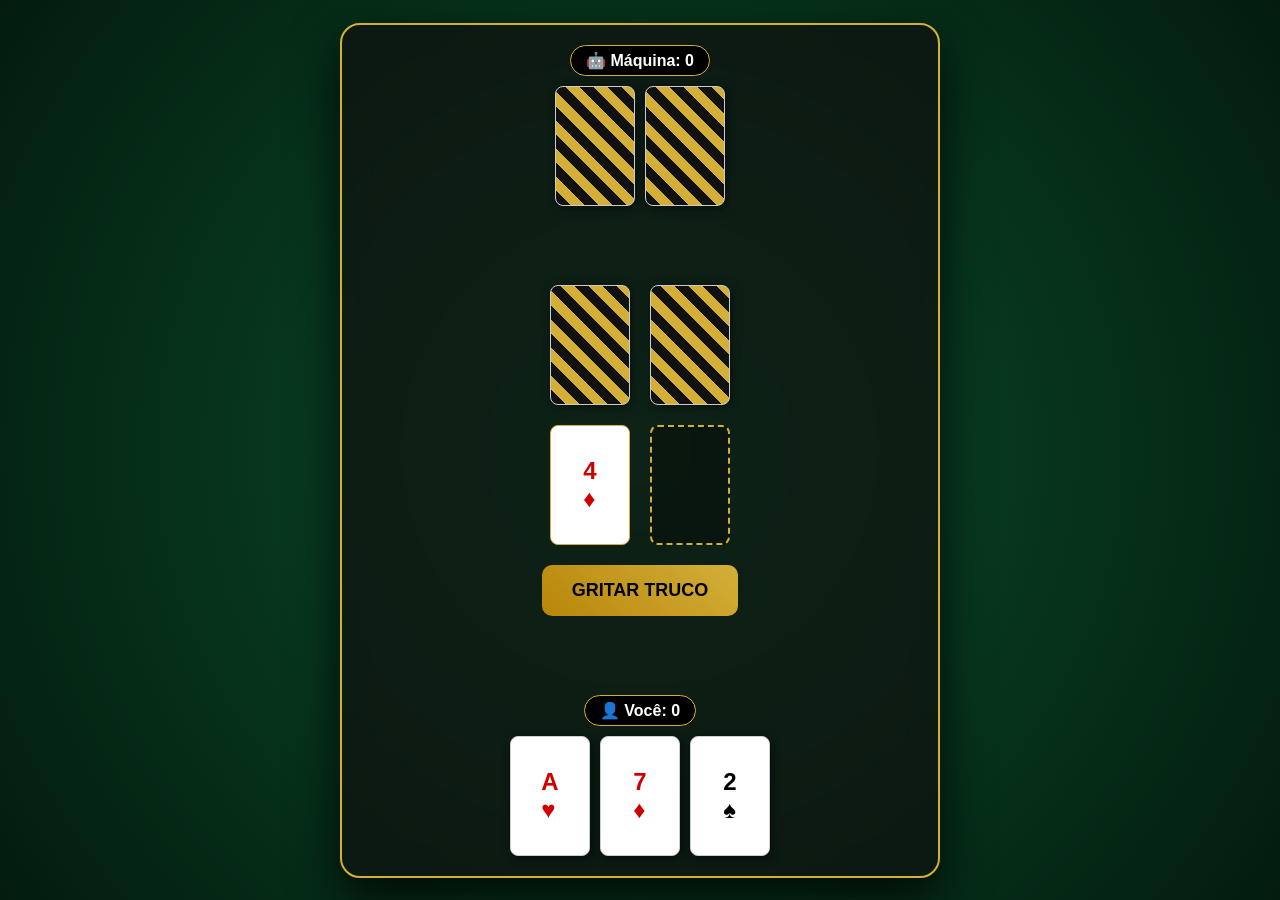
<file: truco.html>
<!DOCTYPE html>
<html lang="pt-BR">
<head>
    <meta charset="UTF-8">
    <meta name="viewport" content="width=device-width, initial-scale=1.0">
    <title>Truco VIP - Royal Cassino</title>
    <link rel="icon" type="image/svg+xml" href="favicon.svg?v=1">
    <link rel="stylesheet" href="truco.css">
</head>
<body>
    <div id="casino-room">
        <div class="player-area bot-area">
            <div class="badge">🤖 Máquina: <span id="score-bot">0</span></div>
            <div id="bot-hand" class="hand">
                </div>
        </div>

        <div class="table-center">
            <div class="deck-area">
                <div class="card card-back"></div>
                <div id="vira-card" class="card empty">VIRA</div>
            </div>
            
            <div class="play-arena">
                <div id="bot-play" class="card empty"></div>
                <div id="player-play" class="card empty"></div>
            </div>
            
            <div class="actions">
                <button id="btn-truco" class="btn-gold" disabled>GRITAR TRUCO</button>
            </div>
        </div>

        <div class="player-area user-area">
            <div class="badge">👤 Você: <span id="score-player">0</span></div>
            <div id="player-hand" class="hand">
                </div>
        </div>
    </div>

    <script src="truco.js"></script>
</body>
</html>
</file>
<file: truco.css>
:root {
    --gold: #d4af37;
    --felt-green: #0a4f2a;
    --glass: rgba(17, 17, 17, 0.7);
}

* { box-sizing: border-box; margin: 0; padding: 0; font-family: sans-serif; }

body {
    background-color: #111;
    background-image: radial-gradient(circle, var(--felt-green) 0%, #031c0e 100%);
    min-height: 100dvh;
    display: flex;
    justify-content: center;
    align-items: center;
    color: white;
}

#casino-room {
    width: 100%;
    max-width: 600px;
    height: 95dvh;
    background: var(--glass);
    border: 2px solid var(--gold);
    border-radius: 20px;
    backdrop-filter: blur(15px);
    -webkit-backdrop-filter: blur(15px);
    display: flex;
    flex-direction: column;
    justify-content: space-between;
    padding: 20px;
    box-shadow: 0 20px 50px rgba(0,0,0,0.8);
}

.player-area { display: flex; flex-direction: column; align-items: center; gap: 10px; }
.badge { background: #000; padding: 5px 15px; border-radius: 20px; border: 1px solid var(--gold); font-weight: bold; }

.hand { display: flex; gap: 10px; height: 120px; }

.table-center { flex-grow: 1; display: flex; flex-direction: column; justify-content: center; align-items: center; gap: 20px;}

.deck-area, .play-arena { display: flex; gap: 20px; }

/* Design das Cartas */
.card {
    width: 80px;
    height: 120px;
    background: white;
    color: black;
    border-radius: 8px;
    display: flex;
    justify-content: center;
    align-items: center;
    font-size: 24px;
    font-weight: bold;
    box-shadow: 2px 2px 10px rgba(0,0,0,0.5);
    cursor: pointer;
    transition: transform 0.2s;
    border: 1px solid #ccc;
}

.card:hover { transform: translateY(-10px); border-color: var(--gold); }

.card-back { background: repeating-linear-gradient(45deg, #111, #111 10px, var(--gold) 10px, var(--gold) 20px); cursor: default; }
.card-back:hover { transform: none; }

.card.empty { background: rgba(0,0,0,0.3); border: 2px dashed var(--gold); color: rgba(255,255,255,0.3); font-size: 14px; cursor: default;}
.card.empty:hover { transform: none; }

.red { color: #d00000; }
.black { color: #000000; }

.btn-gold {
    background: linear-gradient(45deg, #b8860b, #d4af37);
    color: #000;
    border: none;
    padding: 15px 30px;
    font-size: 18px;
    font-weight: bold;
    border-radius: 10px;
    cursor: pointer;
    text-transform: uppercase;
}
.btn-gold:disabled { opacity: 0.5; cursor: not-allowed; filter: grayscale(100%); }
</file>
